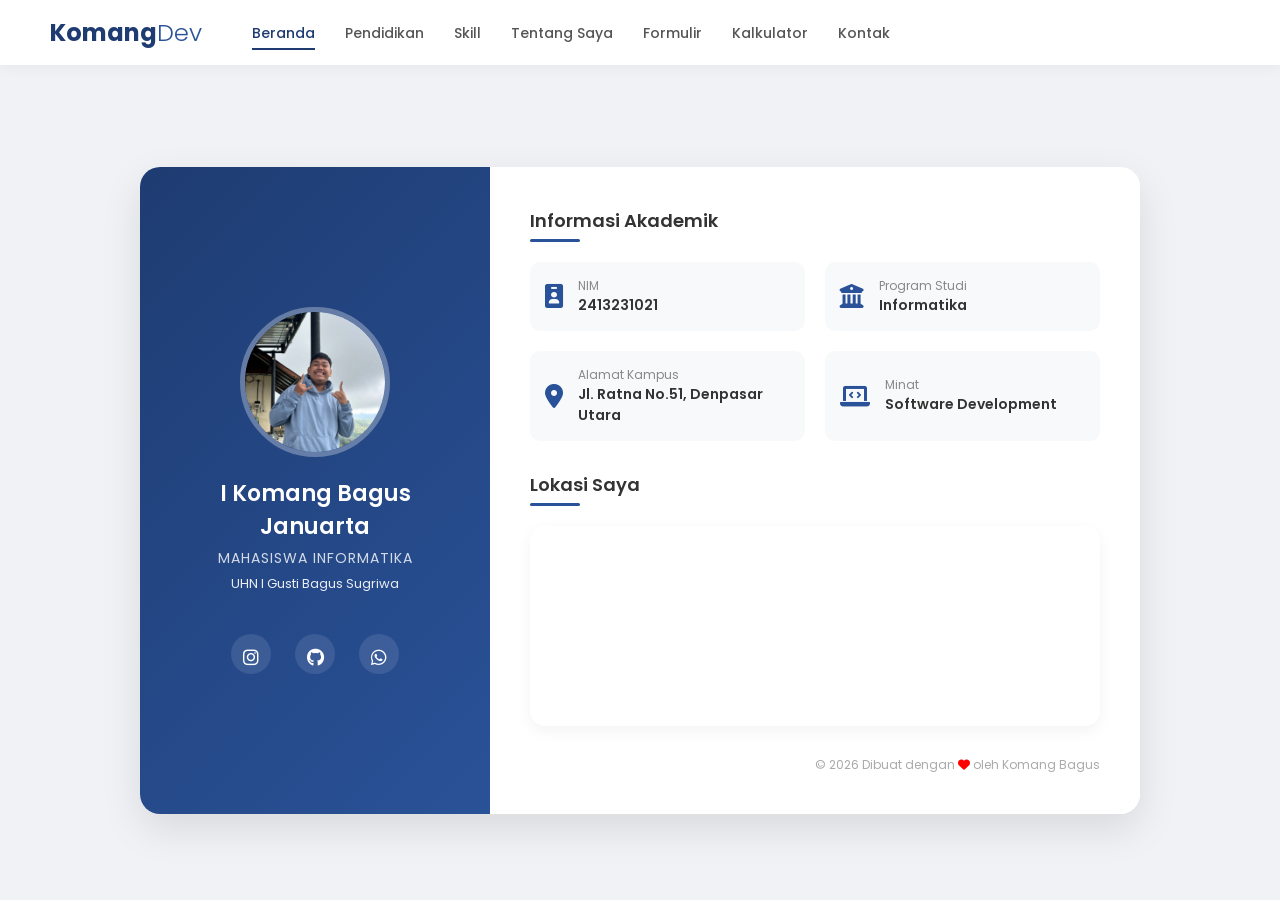
<file: index.html>
<!DOCTYPE html>
<html lang="id">
<head>
    <meta charset="UTF-8">
    <meta name="viewport" content="width=device-width, initial-scale=1.0">
    <title>Portfolio - Komang Bagus</title>
    <link href="https://fonts.googleapis.com/css2?family=Poppins:wght@300;400;500;600;700&display=swap" rel="stylesheet">
    <link rel="stylesheet" href="https://cdnjs.cloudflare.com/ajax/libs/font-awesome/6.0.0/css/all.min.css">
    <link rel="stylesheet" href="style.css">
</head>
<body>

    <nav class="navbar">
        <div class="nav-logo">Komang<span>Dev</span></div>
      <ul class="nav-links">
            <li><a href="index.html" class="active">Beranda</a></li>
            <li><a href="pendidikan.html">Pendidikan</a></li>
            <li><a href="skill.html">Skill</a></li>
            <li><a href="saya.html">Tentang Saya</a></li>
            <li><a href="form.html">Formulir</a></li>
            <li><a href="kalkulator.html">Kalkulator</a></li>
            <li><a href="kontak.html">Kontak</a></li>
        </ul>
    </nav>

    <div class="main-container">
        
        <aside class="profile-card">
            <div class="profile-pic">
                <img src="FOTO_PROFIL.jpeg" alt="I Komang Bagus Januarta">
            </div>
            <h1>I Komang Bagus Januarta</h1>
            <p class="role">Mahasiswa Informatika</p>
            <p class="campus">UHN I Gusti Bagus Sugriwa</p>
            
            <div class="social-links">
               <a href="https://www.instagram.com/bagusjanuarta._/" target="_blank"><i class="fab fa-instagram"></i></a>
                <a href="https://github.com/bagusjanuarta10-ship-i" target="_blank"><i class="fab fa-github"></i></a>
                <a href="https://wa.me/6285171145650" target="_blank"><i class="fab fa-whatsapp"></i></a>
            </div>
        </aside>

        <main class="content-area">
            
            <div class="section-title">
                <h2>Informasi Akademik</h2>
                <div class="line"></div>
            </div>

            <div class="info-grid">
                <div class="info-item">
                    <i class="fas fa-id-badge"></i>
                    <div>
                        <h3>NIM</h3>
                        <p>2413231021</p>
                    </div>
                </div>
                <div class="info-item">
                    <i class="fas fa-university"></i>
                    <div>
                        <h3>Program Studi</h3>
                        <p>Informatika</p>
                    </div>
                </div>
                <div class="info-item">
                    <i class="fas fa-map-marker-alt"></i>
                    <div>
                        <h3>Alamat Kampus</h3>
                        <p>Jl. Ratna No.51, Denpasar Utara</p>
                    </div>
                </div>
                <div class="info-item">
                    <i class="fas fa-laptop-code"></i>
                    <div>
                        <h3>Minat</h3>
                        <p>Software Development</p>
                    </div>
                </div>
            </div>

            <div class="section-title">
                <h2>Lokasi Saya</h2>
                <div class="line"></div>
            </div>

            <div class="map-wrapper">
                <iframe 
                    src="https://www.google.com/maps/embed?pb=!1m17!1m12!1m3!1d3944.606236181442!2d115.19331607415272!3d-8.633746687772762!2m3!1f0!2f0!3f0!3m2!1i1024!2i768!4f13.1!3m2!1m1!2zOMKwMzgnMDEuNSJTIDExNcKwMTEnNDUuMiJF!5e0!3m2!1sid!2sid!4v1772451334731!5m2!1sid!2sid" width="600" height="450" style="border:0;" allowfullscreen="" loading="lazy" referrerpolicy="no-referrer-when-downgrade"></iframe>" 
                    allowfullscreen="" 
                    loading="lazy" 
                    referrerpolicy="no-referrer-when-downgrade">
                </iframe>
            </div>

            <footer>
                <p>© 2026 Dibuat dengan <i class="fas fa-heart" style="color: red;"></i> oleh Komang Bagus</p>
            </footer>

        </main>
    </div>

</body>
</html>
</file>
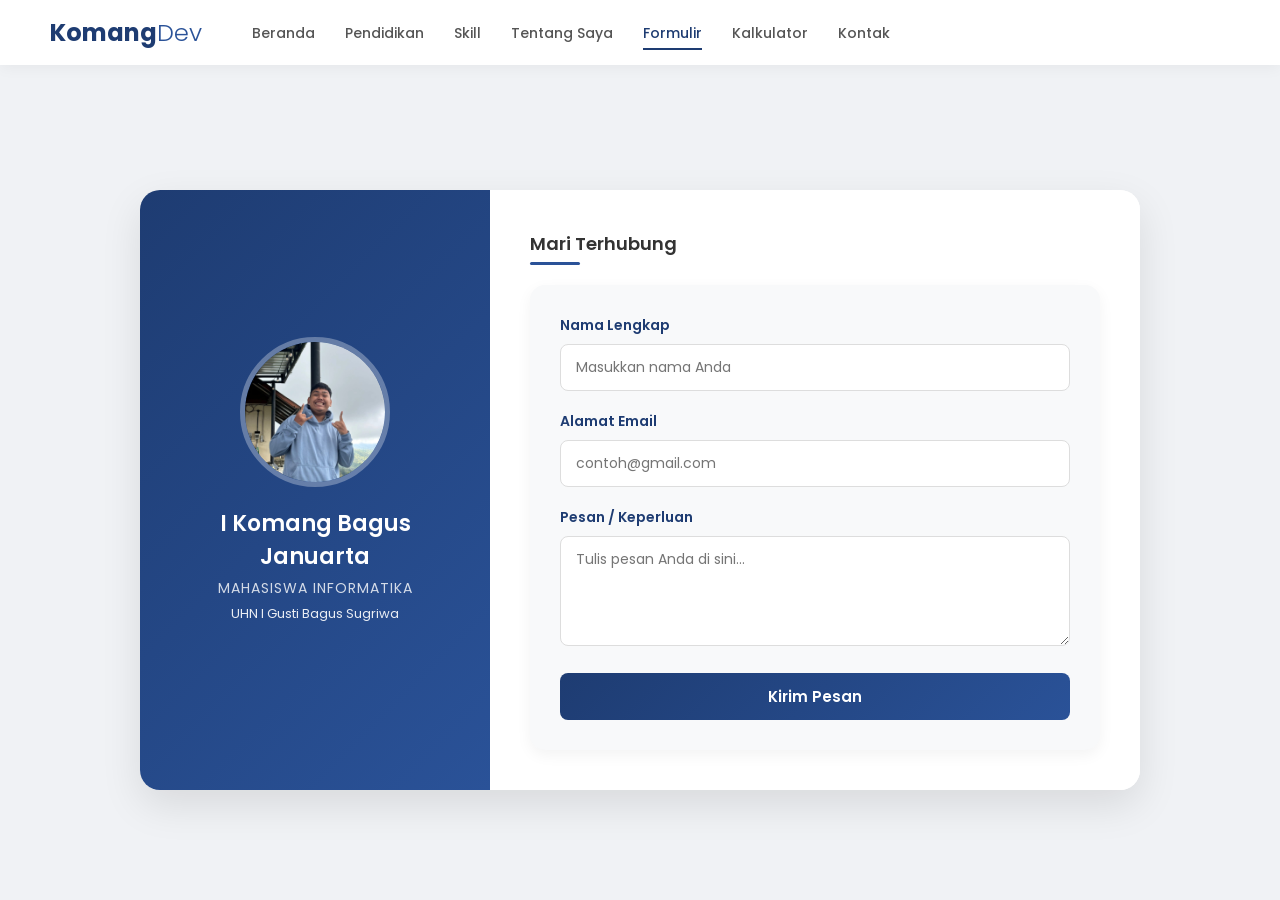
<file: form.html>
<!DOCTYPE html>
<html lang="id">
<head>
    <meta charset="UTF-8">
    <meta name="viewport" content="width=device-width, initial-scale=1.0">
    <title>Formulir Kontak - Komang Bagus</title>
    <link href="https://fonts.googleapis.com/css2?family=Poppins:wght@300;400;500;600;700&display=swap" rel="stylesheet">
    <link rel="stylesheet" href="style.css">
    <style>
        #hasil-form {
            display: none;
            margin-top: 25px;
            padding: 20px;
            background-color: #eef2f6;
            border-left: 5px solid #2a5298;
            border-radius: 8px;
            color: #333;
        }
        #hasil-form h3 {
            color: #1e3c72;
            margin-top: 0;
            margin-bottom: 10px;
        }
        #hasil-form p {
            margin: 5px 0;
            font-size: 14px;
        }
        .btn-hapus {
            background: #e74c3c;
            color: white;
            border: none;
            padding: 8px 15px;
            font-size: 13px;
            border-radius: 5px;
            cursor: pointer;
            margin-top: 15px;
            transition: 0.3s;
        }
        .btn-hapus:hover {
            background: #c0392b;
        }
    </style>
</head>
<body>
    <nav class="navbar">
        <div class="nav-logo">Komang<span>Dev</span></div>
        <ul class="nav-links">
            <li><a href="index.html">Beranda</a></li>
            <li><a href="pendidikan.html">Pendidikan</a></li>
            <li><a href="skill.html">Skill</a></li>
            <li><a href="saya.html">Tentang Saya</a></li>
            <li><a href="form.html" class="active">Formulir</a></li>
            <li><a href="kalkulator.html">Kalkulator</a></li>
             <li><a href="kontak.html">Kontak</a></li>
        </ul>
    </nav>

    <div class="main-container">
        <aside class="profile-card">
            <div class="profile-pic"><img src="FOTO_PROFIL.jpeg" alt="I Komang Bagus Januarta"></div>
            <h1>I Komang Bagus Januarta</h1>
            <p class="role">Mahasiswa Informatika</p>
            <p class="campus">UHN I Gusti Bagus Sugriwa</p>
        </aside>

        <main class="content-area">
            <div class="section-title">
                <h2>Mari Terhubung</h2>
                <div class="line"></div>
            </div>
            
            <div class="form-container" style="margin-top: 20px;">
                <form id="contactForm">
                    <div class="form-group">
                        <label for="nama">Nama Lengkap</label>
                        <input type="text" id="nama" placeholder="Masukkan nama Anda" required>
                    </div>
                    <div class="form-group">
                        <label for="email">Alamat Email</label>
                        <input type="email" id="email" placeholder="contoh@gmail.com" required>
                    </div>
                    <div class="form-group">
                        <label for="pesan">Pesan / Keperluan</label>
                        <textarea id="pesan" rows="4" placeholder="Tulis pesan Anda di sini..." required></textarea>
                    </div>
                    <button type="submit" class="btn-submit">Kirim Pesan</button>
                </form>
            </div>

            <div id="hasil-form"></div>

        </main>
    </div>

    <script>
        const form = document.getElementById('contactForm');
        const kotakHasil = document.getElementById('hasil-form');

        // 1. FUNGSI CEK MEMORI BROWSER SAAT HALAMAN DIBUKA
        window.onload = function() {
            // Membaca data yang disimpan di LocalStorage dengan nama "dataPesan"
            const dataTersimpan = localStorage.getItem('dataPesan');
            
            // Jika ada data, langsung tampilkan di layar
            if (dataTersimpan) {
                kotakHasil.style.display = 'block';
                kotakHasil.innerHTML = dataTersimpan + '<br><button onclick="hapusData()" class="btn-hapus">Hapus Pesan Tersimpan</button>';
            }
        };

        // 2. FUNGSI MENYIMPAN DATA SAAT TOMBOL KIRIM DITEKAN
        form.addEventListener('submit', function(event) {
            event.preventDefault(); 
            
            const inputNama = document.getElementById('nama').value;
            const inputEmail = document.getElementById('email').value;
            const inputPesan = document.getElementById('pesan').value;
            
            // Siapkan kerangka HTML untuk hasil ketikan
            const hasilHTML = `
                <h3>Pesan Terakhir Disimpan!</h3>
                <p><strong>Nama:</strong> ${inputNama}</p>
                <p><strong>Email:</strong> ${inputEmail}</p>
                <p><strong>Pesan:</strong> ${inputPesan}</p>
            `;
            
            // Munculkan kotaknya di layar
            kotakHasil.style.display = 'block';
            kotakHasil.innerHTML = hasilHTML + '<br><button onclick="hapusData()" class="btn-hapus">Hapus Pesan Tersimpan</button>';
            
            // SIMPAN KE DALAM MEMORI BROWSER (LOCALSTORAGE)
            localStorage.setItem('dataPesan', hasilHTML);
            
            form.reset();
        });

        // 3. FUNGSI MENGHAPUS MEMORI
        function hapusData() {
            localStorage.removeItem('dataPesan'); // Hapus dari memori browser
            kotakHasil.style.display = 'none';    // Sembunyikan kotak hasil
            kotakHasil.innerHTML = '';            // Kosongkan isi kotaknya
        }
    </script>
</body>
</html>
</file>
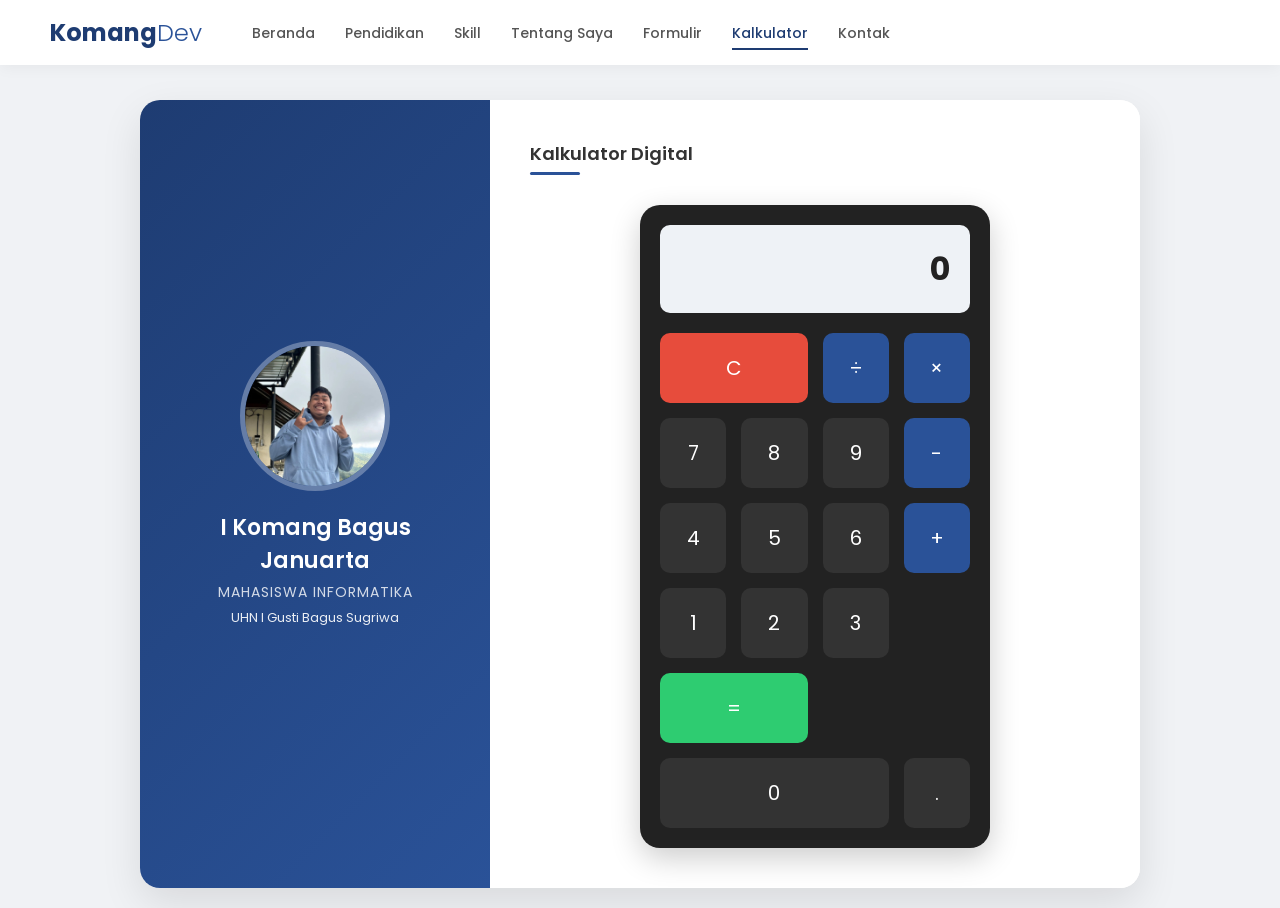
<file: kalkulator.html>
<!DOCTYPE html>
<html lang="id">
<head>
    <meta charset="UTF-8">
    <meta name="viewport" content="width=device-width, initial-scale=1.0">
    <title>Kalkulator - Komang Bagus</title>
    <link href="https://fonts.googleapis.com/css2?family=Poppins:wght@300;400;500;600;700&display=swap" rel="stylesheet">
    <link rel="stylesheet" href="style.css">
</head>
<body>
    <nav class="navbar">
        <div class="nav-logo">Komang<span>Dev</span></div>
        <ul class="nav-links">
            <li><a href="index.html">Beranda</a></li>
            <li><a href="pendidikan.html">Pendidikan</a></li>
            <li><a href="skill.html">Skill</a></li>
            <li><a href="saya.html">Tentang Saya</a></li>
            <li><a href="form.html">Formulir</a></li>
            <li><a href="kalkulator.html"class="active">Kalkulator</a></li>
            <li><a href="kontak.html">Kontak</a></li>
        </ul>
    </nav>

    <div class="main-container">
        <aside class="profile-card">
            <div class="profile-pic"><img src="FOTO_PROFIL.jpeg" alt="I Komang Bagus Januarta"></div>
            <h1>I Komang Bagus Januarta</h1>
            <p class="role">Mahasiswa Informatika</p>
            <p class="campus">UHN I Gusti Bagus Sugriwa</p>
        </aside>

        <main class="content-area">
            <div class="section-title">
                <h2>Kalkulator Digital</h2>
                <div class="line"></div>
            </div>
            
            <div style="margin-top: 30px;">
                <div class="calculator">
                    <div class="calc-display" id="display">0</div>
                    <div class="calc-buttons">
                        <button class="calc-btn clear" onclick="clearDisplay()">C</button>
                        <button class="calc-btn operator" onclick="appendOperator('/')">÷</button>
                        <button class="calc-btn operator" onclick="appendOperator('*')">×</button>
                        
                        <button class="calc-btn" onclick="appendNumber('7')">7</button>
                        <button class="calc-btn" onclick="appendNumber('8')">8</button>
                        <button class="calc-btn" onclick="appendNumber('9')">9</button>
                        <button class="calc-btn operator" onclick="appendOperator('-')">-</button>
                        
                        <button class="calc-btn" onclick="appendNumber('4')">4</button>
                        <button class="calc-btn" onclick="appendNumber('5')">5</button>
                        <button class="calc-btn" onclick="appendNumber('6')">6</button>
                        <button class="calc-btn operator" onclick="appendOperator('+')">+</button>
                        
                        <button class="calc-btn" onclick="appendNumber('1')">1</button>
                        <button class="calc-btn" onclick="appendNumber('2')">2</button>
                        <button class="calc-btn" onclick="appendNumber('3')">3</button>
                        <button class="calc-btn equal" onclick="calculate()">=</button>
                        
                        <button class="calc-btn" onclick="appendNumber('0')" style="grid-column: span 3;">0</button>
                        <button class="calc-btn" onclick="appendNumber('.')">.</button>
                    </div>
                </div>
            </div>

            <script>
                const display = document.getElementById('display');
                let currentInput = '';

                function appendNumber(number) {
                    if (currentInput === '0' && number !== '.') currentInput = '';
                    currentInput += number;
                    display.innerText = currentInput;
                }

                function appendOperator(operator) {
                    if (currentInput === '') return;
                    currentInput += operator;
                    display.innerText = currentInput;
                }

                function clearDisplay() {
                    currentInput = '0';
                    display.innerText = currentInput;
                    currentInput = '';
                }

                function calculate() {
                    try {
                        currentInput = eval(currentInput).toString();
                        display.innerText = currentInput;
                    } catch (e) {
                        display.innerText = 'Error';
                        currentInput = '';
                    }
                }
            </script>
        </main>
    </div>
</body>
</html>
</file>
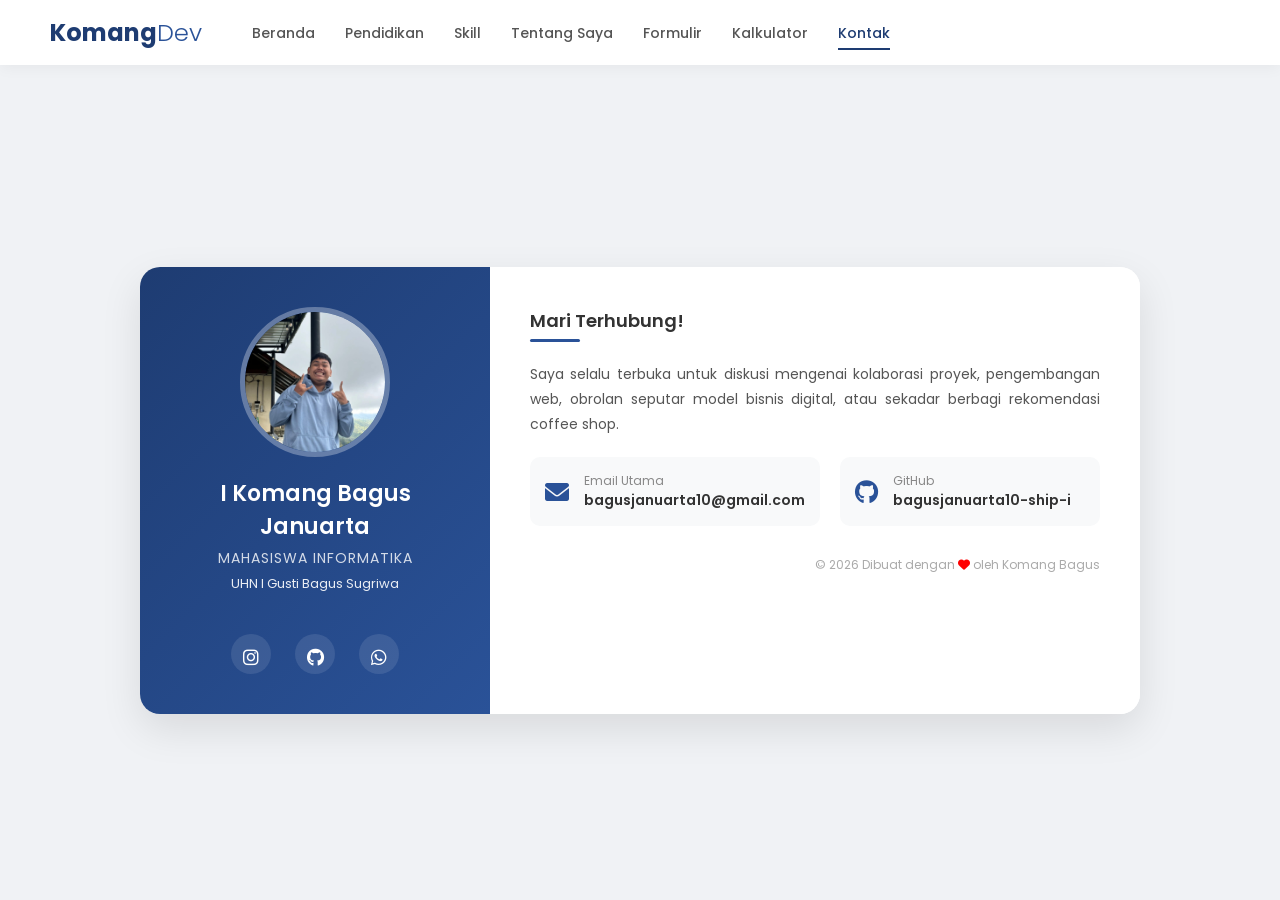
<file: kontak.html>
<!DOCTYPE html>
<html lang="id">
<head>
    <meta charset="UTF-8">
    <meta name="viewport" content="width=device-width, initial-scale=1.0">
    <title>Kontak - Komang Bagus</title>
    <link href="https://fonts.googleapis.com/css2?family=Poppins:wght@300;400;500;600;700&display=swap" rel="stylesheet">
    <link rel="stylesheet" href="https://cdnjs.cloudflare.com/ajax/libs/font-awesome/6.0.0/css/all.min.css">
    <link rel="stylesheet" href="style.css">
</head>
<body>

    <nav class="navbar">
        <div class="nav-logo">Komang<span>Dev</span></div>
       <ul class="nav-links">
            <li><a href="index.html">Beranda</a></li>
            <li><a href="pendidikan.html">Pendidikan</a></li>
            <li><a href="skill.html">Skill</a></li>
            <li><a href="saya.html">Tentang Saya</a></li>
            <li><a href="form.html">Formulir</a></li>
            <li><a href="kalkulator.html">Kalkulator</a></li>
            <li><a href="kontak.html"class="active">Kontak</a></li>
        </ul>
    </nav>

    <div class="main-container">
        <aside class="profile-card">
            <div class="profile-pic"><img src="FOTO_PROFIL.jpeg" alt="I Komang Bagus Januarta"></div>
            <h1>I Komang Bagus Januarta</h1>
            <p class="role">Mahasiswa Informatika</p>
            <p class="campus">UHN I Gusti Bagus Sugriwa</p>

            <div class="social-links">
              <a href="https://www.instagram.com/bagusjanuarta._/" target="_blank"><i class="fab fa-instagram"></i></a>
                <a href="https://github.com/bagusjanuarta10-ship-i" target="_blank"><i class="fab fa-github"></i></a>
                <a href="https://wa.me/6285171145650" target="_blank"><i class="fab fa-whatsapp"></i></a>
            </div>
        </aside>

        <main class="content-area">
            <div class="section-title">
                <h2>Mari Terhubung!</h2>
                <div class="line"></div>
            </div>
            
            <p class="about-text">
                Saya selalu terbuka untuk diskusi mengenai kolaborasi proyek, pengembangan web, obrolan seputar model bisnis digital, atau sekadar berbagi rekomendasi coffee shop.
            </p>

            <div class="info-grid" style="margin-top: 20px;">
                <div class="info-item">
                    <i class="fas fa-envelope"></i>
                    <div>
                        <h3>Email Utama</h3>
                        <p>bagusjanuarta10@gmail.com</p>
                    </div>
                </div>
                <div class="info-item">
                    <i class="fab fa-github"></i>
                    <div>
                        <h3>GitHub</h3>
                        <p>bagusjanuarta10-ship-i</p>
                    </div>
                </div>
            </div>

            <footer>
                <p>© 2026 Dibuat dengan <i class="fas fa-heart" style="color: red;"></i> oleh Komang Bagus</p>
            </footer>
        </main>
    </div>
</body>
</html>
</file>
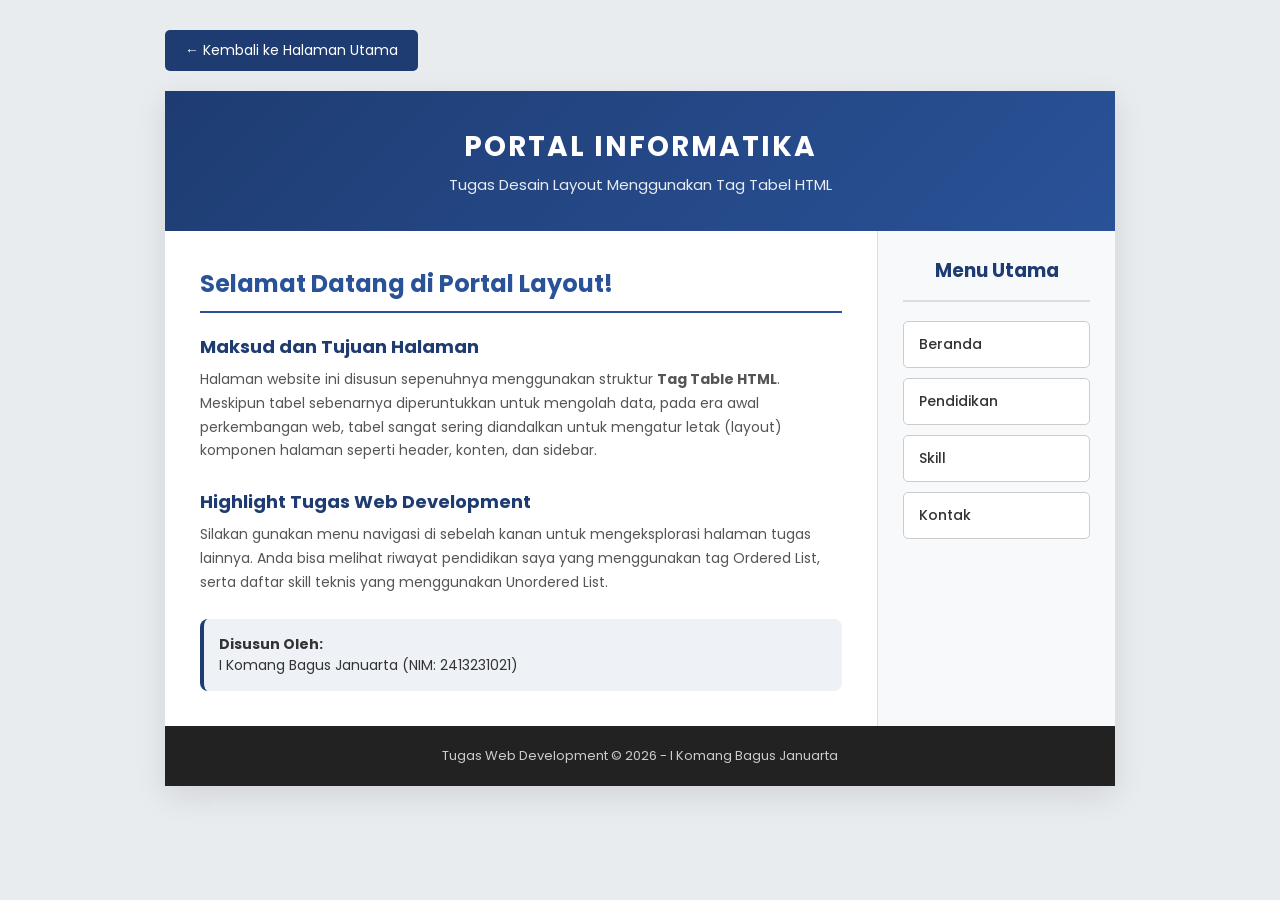
<file: layout.html>
<!DOCTYPE html>
<html lang="id">
<head>
    <meta charset="UTF-8">
    <meta name="viewport" content="width=device-width, initial-scale=1.0">
    <title>Tugas Layout Table - Komang Bagus</title>
    <link href="https://fonts.googleapis.com/css2?family=Poppins:wght@300;400;500;600;700&display=swap" rel="stylesheet">
    
    <style>
        /* CSS internal khusus untuk mempercantik isi Tabel */
        body {
            font-family: 'Poppins', sans-serif;
            background-color: #e9ecef;
            margin: 0;
            padding: 30px 20px;
        }
        .btn-kembali {
            display: inline-block;
            margin-bottom: 20px;
            text-decoration: none;
            background: #1e3c72;
            color: white;
            padding: 10px 20px;
            border-radius: 5px;
            font-size: 14px;
        }
        .layout-table {
            width: 100%;
            max-width: 950px;
            margin: 0 auto; /* Posisi di tengah layar */
            background-color: white;
            border-collapse: collapse; /* Menghilangkan jarak antar garis tabel */
            box-shadow: 0 10px 30px rgba(0,0,0,0.1);
        }
        .layout-header {
            background: linear-gradient(135deg, #1e3c72 0%, #2a5298 100%);
            color: white;
            padding: 35px 20px;
            text-align: center;
        }
        .layout-sidebar {
            background-color: #f8f9fa;
            padding: 25px;
            vertical-align: top;
            border-left: 1px solid #ddd;
        }
        /* Desain tombol sidebar agar mirip aplikasi nyata */
        .layout-sidebar a {
            display: block;
            padding: 12px 15px;
            margin-bottom: 10px;
            background-color: white;
            color: #333;
            text-decoration: none;
            border-radius: 5px;
            border: 1px solid #ccc;
            font-weight: 500;
            font-size: 14px;
            transition: 0.3s;
        }
        .layout-sidebar a:hover {
            background-color: #1e3c72;
            color: white;
            border-color: #1e3c72;
        }
        .layout-content {
            padding: 35px;
            vertical-align: top;
        }
        .layout-footer {
            background-color: #222;
            color: #ccc;
            text-align: center;
            padding: 20px;
            font-size: 13px;
        }
        .article-box {
            margin-bottom: 25px;
        }
        .article-box h4 {
            color: #1e3c72;
            margin: 0 0 8px 0;
            font-size: 18px;
        }
        .article-box p {
            font-size: 14px;
            color: #555;
            line-height: 1.7;
            margin: 0;
        }
        .author-tag {
            background-color: #eef2f6;
            padding: 15px;
            border-radius: 8px;
            border-left: 4px solid #1e3c72;
            font-size: 14px;
            color: #333;
        }
    </style>
</head>
<body>

    <div style="max-width: 950px; margin: 0 auto;">
        <a href="index.html" class="btn-kembali">← Kembali ke Halaman Utama</a>
    </div>

    <table class="layout-table">
        
        <tr>
            <td colspan="2" class="layout-header">
                <h1 style="margin: 0; font-size: 28px; letter-spacing: 2px;">PORTAL INFORMATIKA</h1>
                <p style="margin: 5px 0 0 0; font-size: 15px; opacity: 0.9;">Tugas Desain Layout Menggunakan Tag Tabel HTML</p>
            </td>
        </tr>

        <tr>
            <td width="75%" class="layout-content">
                <h2 style="color: #2a5298; border-bottom: 2px solid #2a5298; padding-bottom: 10px; margin-top: 0;">Selamat Datang di Portal Layout!</h2>
                
                <div class="article-box">
                    <h4>Maksud dan Tujuan Halaman</h4>
                    <p>Halaman website ini disusun sepenuhnya menggunakan struktur <strong>Tag Table HTML</strong>. Meskipun tabel sebenarnya diperuntukkan untuk mengolah data, pada era awal perkembangan web, tabel sangat sering diandalkan untuk mengatur letak (layout) komponen halaman seperti header, konten, dan sidebar.</p>
                </div>

                <div class="article-box">
                    <h4>Highlight Tugas Web Development</h4>
                    <p>Silakan gunakan menu navigasi di sebelah kanan untuk mengeksplorasi halaman tugas lainnya. Anda bisa melihat riwayat pendidikan saya yang menggunakan tag Ordered List, serta daftar skill teknis yang menggunakan Unordered List.</p>
                </div>

                <div class="author-tag">
                    <strong>Disusun Oleh:</strong><br>
                    I Komang Bagus Januarta (NIM: 2413231021)
                </div>
            </td>

            <td width="25%" class="layout-sidebar">
                <h3 style="color: #1e3c72; margin-top: 0; text-align: center; border-bottom: 2px solid #ddd; padding-bottom: 15px;">Menu Utama</h3>
                
                <a href="index.html">Beranda</a>
                <a href="pendidikan.html">Pendidikan</a>
                <a href="skill.html">Skill</a>
                <a href="kontak.html">Kontak</a>
            </td>
        </tr>

        <tr>
            <td colspan="2" class="layout-footer">
                Tugas Web Development © 2026 - I Komang Bagus Januarta
            </td>
        </tr>

    </table>

</body>
</html>
</file>
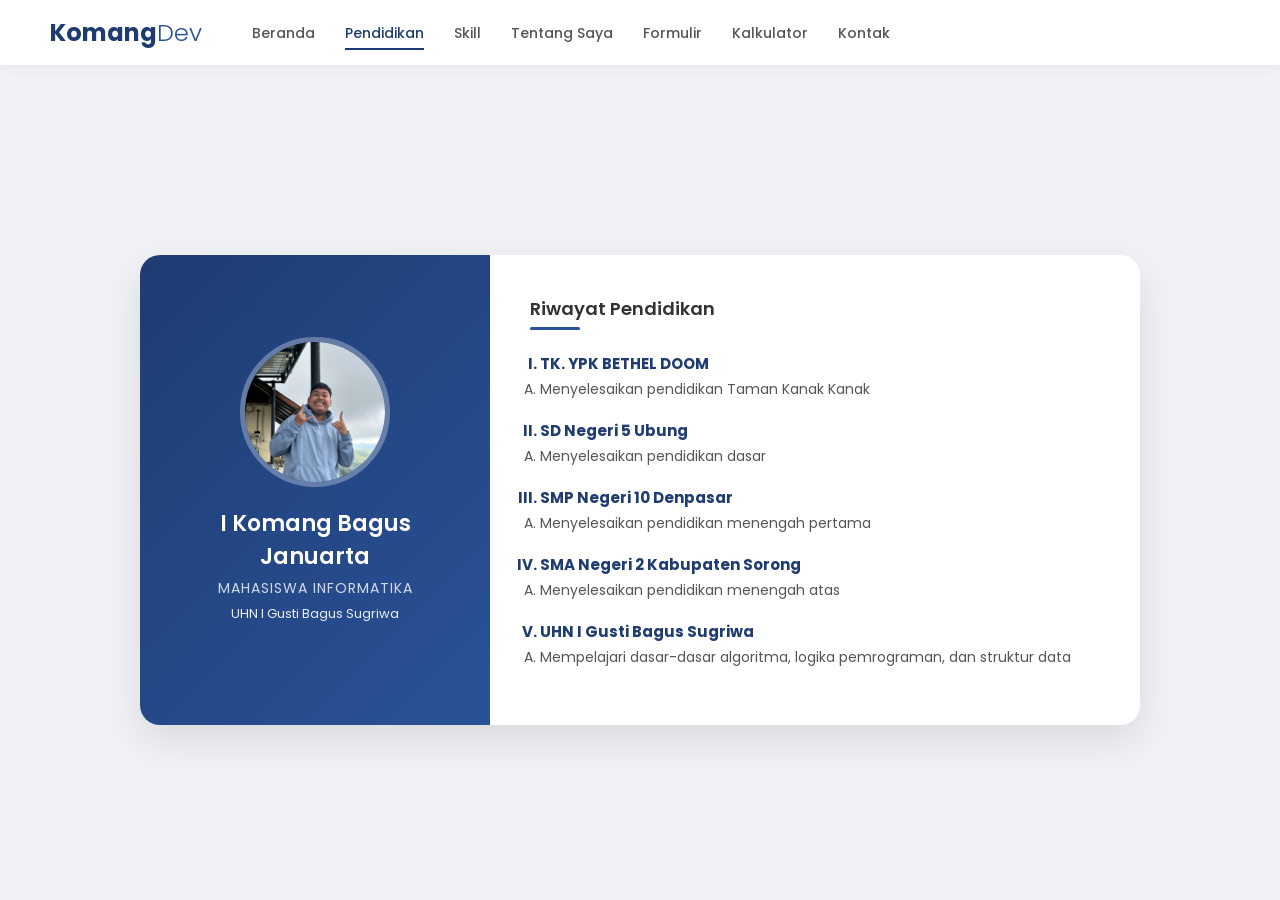
<file: pendidikan.html>
<!DOCTYPE html>
<html lang="id">
<head>
    <meta charset="UTF-8">
    <meta name="viewport" content="width=device-width, initial-scale=1.0">
    <title>Pendidikan - Komang Bagus</title>
    <link href="https://fonts.googleapis.com/css2?family=Poppins:wght@300;400;500;600;700&display=swap" rel="stylesheet">
    <link rel="stylesheet" href="https://cdnjs.cloudflare.com/ajax/libs/font-awesome/6.0.0/css/all.min.css">
    <link rel="stylesheet" href="style.css">
</head>
<body>

    <nav class="navbar">
        <div class="nav-logo">Komang<span>Dev</span></div>
       <ul class="nav-links">
            <li><a href="index.html">Beranda</a></li>
            <li><a href="pendidikan.html"class="active">Pendidikan</a></li>
            <li><a href="skill.html">Skill</a></li>
            <li><a href="saya.html">Tentang Saya</a></li>
            <li><a href="form.html">Formulir</a></li>
            <li><a href="kalkulator.html">Kalkulator</a></li>
            <li><a href="kontak.html">Kontak</a></li>
        </ul>
    </nav>

    <div class="main-container">
        <aside class="profile-card">
            <div class="profile-pic"><img src="FOTO_PROFIL.jpeg" alt="I Komang Bagus Januarta"></div>
            <h1>I Komang Bagus Januarta</h1>
            <p class="role">Mahasiswa Informatika</p>
            <p class="campus">UHN I Gusti Bagus Sugriwa</p>
        </aside>

        <main class="content-area">
            <div class="section-title">
                <h2>Riwayat Pendidikan</h2>
                <div class="line"></div>
            </div>
            
            <div style="padding-left: 10px; margin-top: 20px;">
                <ol type="I" style="font-size: 15px; color: #1e3c72; font-weight: bold; line-height: 1.8;">
                    
                    <li>TK. YPK BETHEL DOOM
                        <ol type="A" style="font-weight: normal; color: #555; margin-bottom: 15px; font-size: 14px;">
                            <li>Menyelesaikan pendidikan Taman Kanak Kanak</li>
                        </ol>
                    </li>
                    
                    <li>SD Negeri 5 Ubung
                        <ol type="A" style="font-weight: normal; color: #555; margin-bottom: 15px; font-size: 14px;">
                            <li>Menyelesaikan pendidikan dasar</li>
                        </ol>
                    </li>
                    
                    <li>SMP Negeri 10 Denpasar
                        <ol type="A" style="font-weight: normal; color: #555; margin-bottom: 15px; font-size: 14px;">
                            <li>Menyelesaikan pendidikan menengah pertama</li>
                        </ol>
                    </li>
                    
                    <li>SMA Negeri 2 Kabupaten Sorong
                        <ol type="A" style="font-weight: normal; color: #555; margin-bottom: 15px; font-size: 14px;">
                            <li>Menyelesaikan pendidikan menengah atas</li>
                        </ol>
                    </li>
                    
                    <li>UHN I Gusti Bagus Sugriwa 
                        <ol type="A" style="font-weight: normal; color: #555; margin-bottom: 15px; font-size: 14px;">
                            <li>Mempelajari dasar-dasar algoritma, logika pemrograman, dan struktur data</li>
                        </ol>
                    </li>
                    
                </ol>
            </div>
        </main>
    </div>
</body>
</html>
</file>
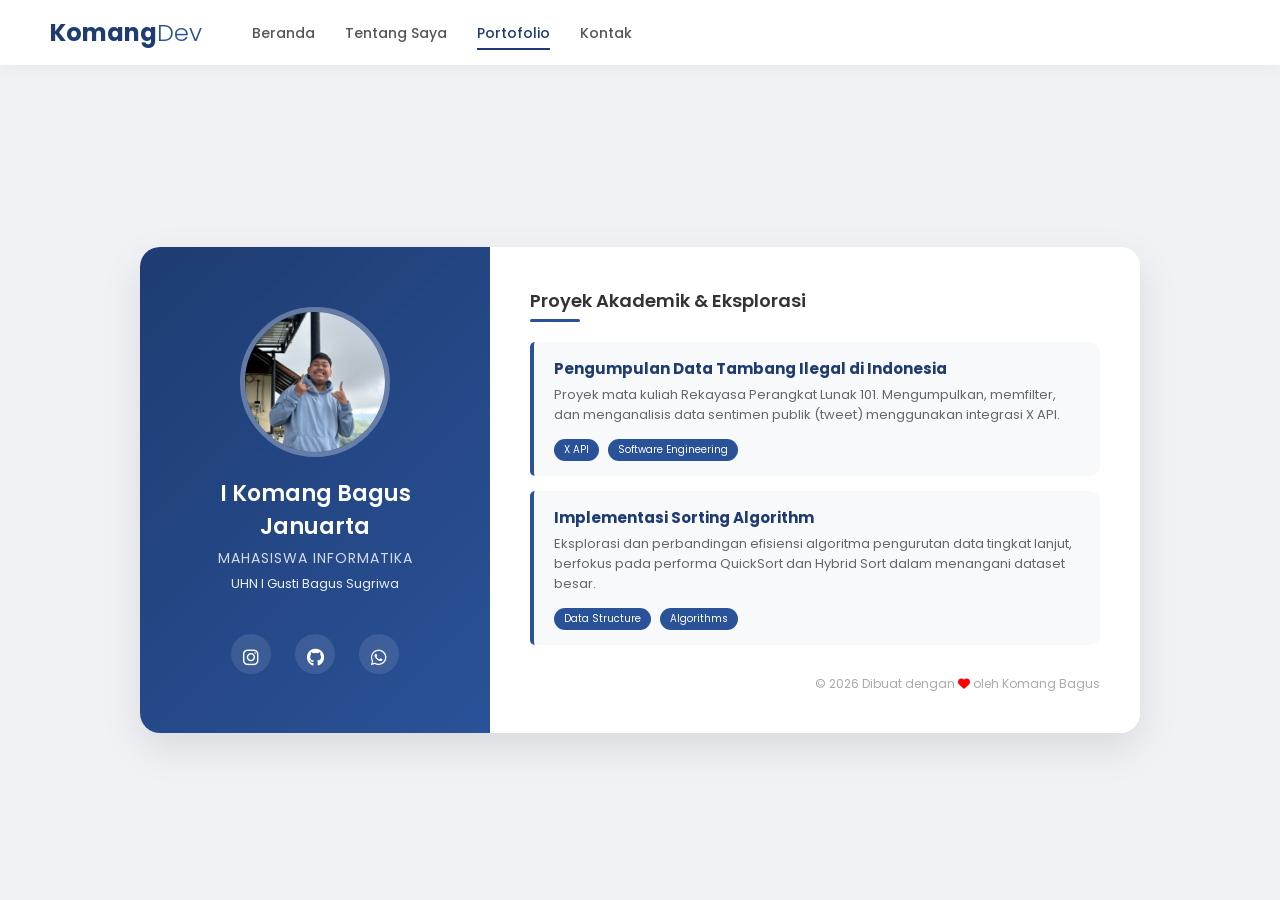
<file: portofolio.html>
<!DOCTYPE html>
<html lang="id">
<head>
    <meta charset="UTF-8">
    <meta name="viewport" content="width=device-width, initial-scale=1.0">
    <title>Portofolio - Komang Bagus</title>
    <link href="https://fonts.googleapis.com/css2?family=Poppins:wght@300;400;500;600;700&display=swap" rel="stylesheet">
    <link rel="stylesheet" href="https://cdnjs.cloudflare.com/ajax/libs/font-awesome/6.0.0/css/all.min.css">
    <link rel="stylesheet" href="style.css">
</head>
<body>

    <nav class="navbar">
        <div class="nav-logo">Komang<span>Dev</span></div>
        <ul class="nav-links">
            <li><a href="index.html">Beranda</a></li>
            <li><a href="tentang.html">Tentang Saya</a></li>
            <li><a href="portofolio.html" class="active">Portofolio</a></li>
            <li><a href="kontak.html">Kontak</a></li>
        </ul>
    </nav>

    <div class="main-container">
        <aside class="profile-card">
            <div class="profile-pic"><img src="FOTO_PROFIL.jpeg" alt="I Komang Bagus Januarta"></div>
            <h1>I Komang Bagus Januarta</h1>
            <p class="role">Mahasiswa Informatika</p>
            <p class="campus">UHN I Gusti Bagus Sugriwa</p>

            <div class="social-links">
              <a href="https://www.instagram.com/bagus_balmond/" target="_blank"><i class="fab fa-instagram"></i></a>
                <a href="https://github.com/bagusjanuarta10-ship-i" target="_blank"><i class="fab fa-github"></i></a>
                <a href="https://wa.me/6285171145650" target="_blank"><i class="fab fa-whatsapp"></i></a>
            </div>
        </aside>

        <main class="content-area">
            <div class="section-title">
                <h2>Proyek Akademik & Eksplorasi</h2>
                <div class="line"></div>
            </div>
            
            <div class="project-grid">
                <div class="project-card">
                    <h3>Pengumpulan Data Tambang Ilegal di Indonesia</h3>
                    <p>Proyek mata kuliah Rekayasa Perangkat Lunak 101. Mengumpulkan, memfilter, dan menganalisis data sentimen publik (tweet) menggunakan integrasi X API.</p>
                    <span class="tag-badge">X API</span>
                    <span class="tag-badge">Software Engineering</span>
                </div>

                <div class="project-card">
                    <h3>Implementasi Sorting Algorithm</h3>
                    <p>Eksplorasi dan perbandingan efisiensi algoritma pengurutan data tingkat lanjut, berfokus pada performa QuickSort dan Hybrid Sort dalam menangani dataset besar.</p>
                    <span class="tag-badge">Data Structure</span>
                    <span class="tag-badge">Algorithms</span>
                </div>
            </div>

            <footer>
                <p>© 2026 Dibuat dengan <i class="fas fa-heart" style="color: red;"></i> oleh Komang Bagus</p>
            </footer>
        </main>
    </div>
</body>
</html>
</file>
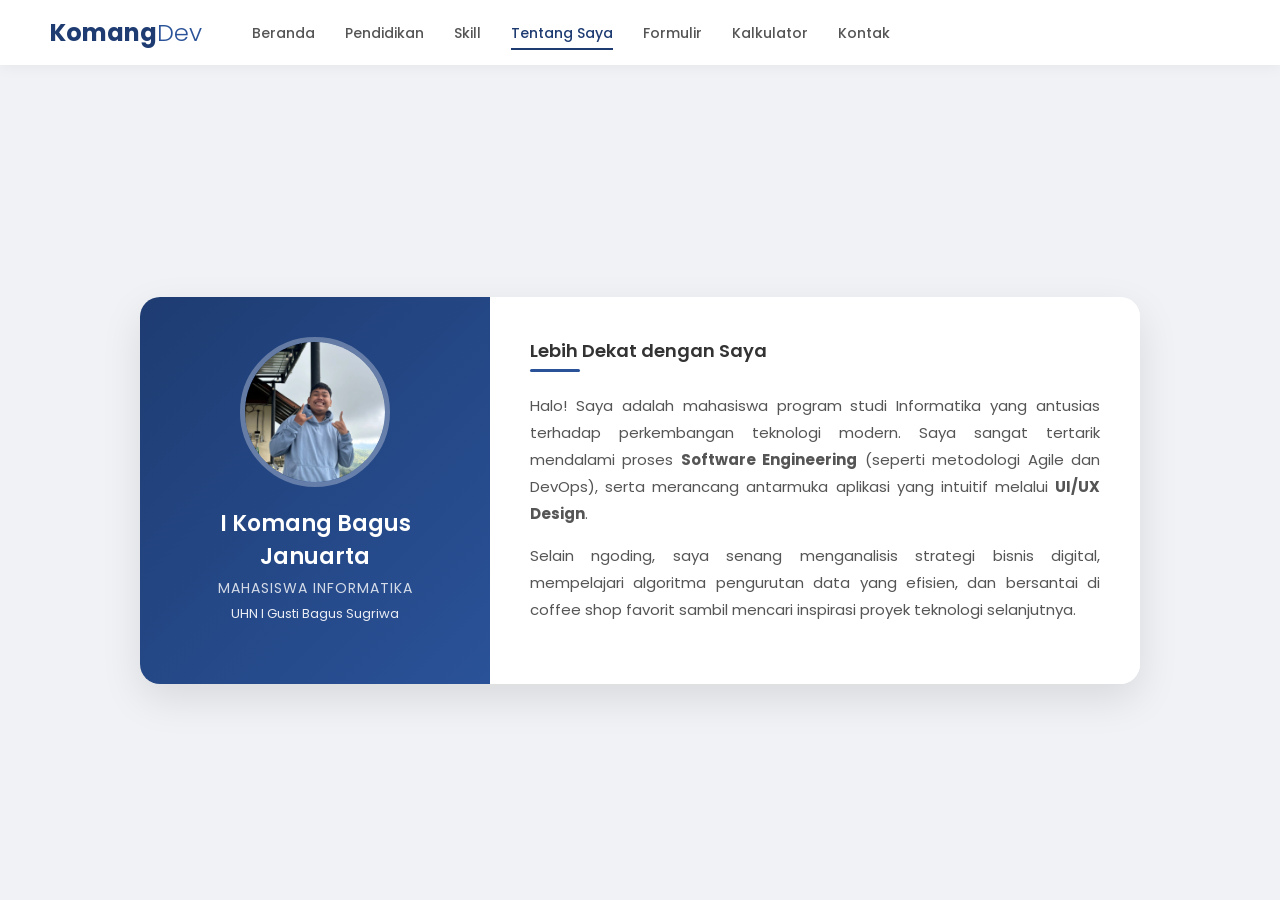
<file: saya.html>
<!DOCTYPE html>
<html lang="id">
<head>
    <meta charset="UTF-8">
    <meta name="viewport" content="width=device-width, initial-scale=1.0">
    <title>Tentang Saya - Komang Bagus</title>
    <link href="https://fonts.googleapis.com/css2?family=Poppins:wght@300;400;500;600;700&display=swap" rel="stylesheet">
    <link rel="stylesheet" href="style.css">
</head>
<body>
    <nav class="navbar">
        <div class="nav-logo">Komang<span>Dev</span></div>
        <ul class="nav-links">
            <li><a href="index.html">Beranda</a></li>
            <li><a href="pendidikan.html">Pendidikan</a></li>
            <li><a href="skill.html">Skill</a></li>
            <li><a href="saya.html"class="active">Tentang Saya</a></li>
            <li><a href="form.html">Formulir</a></li>
            <li><a href="kalkulator.html">Kalkulator</a></li>
            <li><a href="kontak.html">Kontak</a></li>
        </ul>
    </nav>

    <div class="main-container">
        <aside class="profile-card">
            <div class="profile-pic"><img src="FOTO_PROFIL.jpeg" alt="I Komang Bagus Januarta"></div>
            <h1>I Komang Bagus Januarta</h1>
            <p class="role">Mahasiswa Informatika</p>
            <p class="campus">UHN I Gusti Bagus Sugriwa</p>
        </aside>

        <main class="content-area">
            <div class="section-title">
                <h2>Lebih Dekat dengan Saya</h2>
                <div class="line"></div>
            </div>
            
            <p style="font-size: 15px; color: #555; line-height: 1.8; text-align: justify; margin-top: 20px;">
                Halo! Saya adalah mahasiswa program studi Informatika yang antusias terhadap perkembangan teknologi modern. Saya sangat tertarik mendalami proses <strong>Software Engineering</strong> (seperti metodologi Agile dan DevOps), serta merancang antarmuka aplikasi yang intuitif melalui <strong>UI/UX Design</strong>.
            </p>
            <p style="font-size: 15px; color: #555; line-height: 1.8; text-align: justify; margin-top: 15px;">
                Selain ngoding, saya senang menganalisis strategi bisnis digital, mempelajari algoritma pengurutan data yang efisien, dan bersantai di coffee shop favorit sambil mencari inspirasi proyek teknologi selanjutnya.
            </p>
        </main>
    </div>
</body>
</html>
</file>
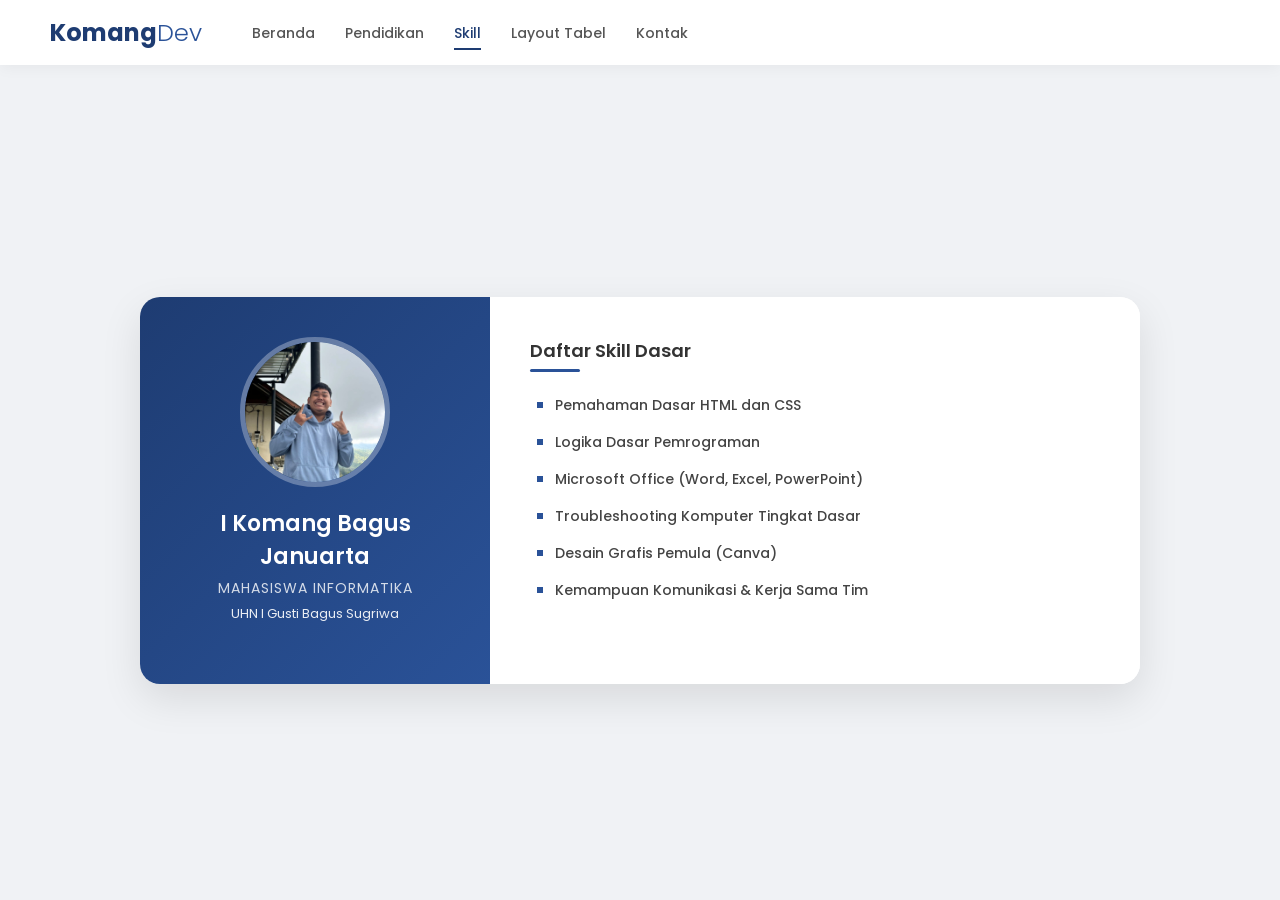
<file: skill.html>
<!DOCTYPE html>
<html lang="id">
<head>
    <meta charset="UTF-8">
    <meta name="viewport" content="width=device-width, initial-scale=1.0">
    <title>Skill Teknis - Komang Bagus</title>
    <link href="https://fonts.googleapis.com/css2?family=Poppins:wght@300;400;500;600;700&display=swap" rel="stylesheet">
    <link rel="stylesheet" href="https://cdnjs.cloudflare.com/ajax/libs/font-awesome/6.0.0/css/all.min.css">
    <link rel="stylesheet" href="style.css">
</head>
<body>

    <nav class="navbar">
        <div class="nav-logo">Komang<span>Dev</span></div>
        <ul class="nav-links">
            <li><a href="index.html">Beranda</a></li>
            <li><a href="pendidikan.html">Pendidikan</a></li>
            <li><a href="skill.html" class="active">Skill</a></li>
            <li><a href="layout.html">Layout Tabel</a></li>
            <li><a href="kontak.html">Kontak</a></li>
        </ul>
    </nav>

    <div class="main-container">
        <aside class="profile-card">
            <div class="profile-pic"><img src="FOTO_PROFIL.jpeg" alt="I Komang Bagus Januarta"></div>
            <h1>I Komang Bagus Januarta</h1>
            <p class="role">Mahasiswa Informatika</p>
            <p class="campus">UHN I Gusti Bagus Sugriwa</p>
        </aside>

        <main class="content-area">
            <div class="section-title">
                <h2>Daftar Skill Dasar</h2>
                <div class="line"></div>
            </div>
            
            <div style="margin-top: 20px;">
                <ul class="custom-bullet">
                    <li><span>Pemahaman Dasar HTML dan CSS</span></li>
                    <li><span>Logika Dasar Pemrograman</span></li>
                    <li><span>Microsoft Office (Word, Excel, PowerPoint)</span></li>
                    <li><span>Troubleshooting Komputer Tingkat Dasar</span></li>
                    <li><span>Desain Grafis Pemula (Canva)</span></li>
                    <li><span>Kemampuan Komunikasi & Kerja Sama Tim</span></li>
                </ul>
            </div>
        </main>
    </div>
</body>
</html>
</file>
<file: style.css>
/* --- RESET DASAR --- */
* {
    margin: 0;
    padding: 0;
    box-sizing: border-box;
    font-family: 'Poppins', sans-serif;
}

body {
    background-color: #f0f2f5;
    display: flex;
    justify-content: center;
    align-items: center;
    min-height: 100vh;
    padding: 20px;
    padding-top: 100px;
}

/* --- NAVBAR KIRI ATAS --- */
.navbar {
    position: fixed;
    top: 0;
    left: 0;
    width: 100%;
    background: rgba(255, 255, 255, 0.95);
    backdrop-filter: blur(10px);
    box-shadow: 0 2px 15px rgba(0,0,0,0.05);
    display: flex;
    justify-content: flex-start;
    gap: 50px;
    align-items: center;
    padding: 15px 50px;
    z-index: 1000;
}

.nav-logo {
    font-size: 24px;
    font-weight: 700;
    color: #1e3c72;
    cursor: pointer;
}

.nav-logo span {
    color: #2a5298;
    font-weight: 300;
}

.nav-links {
    list-style: none;
    display: flex;
    gap: 30px;
}

.nav-links li a {
    text-decoration: none;
    color: #555;
    font-size: 14px;
    font-weight: 500;
    transition: all 0.3s ease;
    padding-bottom: 5px;
}

.nav-links li a:hover,
.nav-links li a.active {
    color: #1e3c72;
    border-bottom: 2px solid #1e3c72;
}

/* --- KOTAK UTAMA (PEMBUNGKUS) --- */
.main-container {
    display: flex;
    background: white;
    width: 1000px;
    max-width: 100%;
    border-radius: 20px;
    overflow: hidden;
    box-shadow: 0 15px 40px rgba(0,0,0,0.1);
}

/* --- BAGIAN KIRI (PROFIL) --- */
.profile-card {
    background: linear-gradient(135deg, #1e3c72 0%, #2a5298 100%);
    width: 35%;
    padding: 40px;
    text-align: center;
    color: white;
    display: flex;
    flex-direction: column;
    align-items: center;
    justify-content: center;
}

.profile-pic {
    width: 150px;
    height: 150px;
    border-radius: 50%;
    border: 5px solid rgba(255,255,255,0.3);
    overflow: hidden;
    margin-bottom: 20px;
}

.profile-pic img {
    width: 100%;
    height: 100%;
    object-fit: cover;
}

.profile-card h1 {
    font-size: 22px;
    font-weight: 600;
    margin-bottom: 5px;
}

.profile-card .role {
    font-size: 14px;
    opacity: 0.8;
    letter-spacing: 1px;
    margin-bottom: 5px;
    text-transform: uppercase;
}

.profile-card .campus {
    font-size: 13px;
    opacity: 0.9;
    margin-bottom: 20px;
}

.social-links {
    margin-top: 20px;
}

.social-links a {
    color: white;
    font-size: 18px;
    margin: 0 10px;
    transition: 0.3s;
    text-decoration: none;
    background: rgba(255,255,255,0.1);
    padding: 10px;
    border-radius: 50%;
    display: inline-block;
    width: 40px;
    height: 40px;
}

.social-links a:hover {
    background: white;
    color: #1e3c72;
    transform: translateY(-3px);
}

/* --- BAGIAN KANAN (KONTEN INFO) --- */
.content-area {
    width: 65%;
    padding: 40px;
    background: #ffffff;
}

.section-title {
    margin-bottom: 20px;
}

.section-title h2 {
    font-size: 18px;
    color: #333;
    font-weight: 600;
}

.line {
    width: 50px;
    height: 3px;
    background: #2a5298;
    margin-top: 5px;
    border-radius: 2px;
}

/* --- GRID INFORMASI (BERANDA & KONTAK) --- */
.info-grid {
    display: grid;
    grid-template-columns: 1fr 1fr;
    gap: 20px;
    margin-bottom: 30px;
}

.info-item {
    display: flex;
    align-items: center;
    background: #f8f9fa;
    padding: 15px;
    border-radius: 10px;
    transition: 0.3s;
}

.info-item:hover {
    background: #eef2f6;
    transform: translateX(5px);
}

.info-item i {
    font-size: 24px;
    color: #2a5298;
    margin-right: 15px;
}

.info-item h3 {
    font-size: 12px;
    color: #888;
    font-weight: 400;
}

.info-item p {
    font-size: 14px;
    color: #333;
    font-weight: 600;
}

/* --- PETA (MAPS) --- */
.map-wrapper {
    width: 100%;
    height: 200px;
    border-radius: 15px;
    overflow: hidden;
    box-shadow: 0 5px 15px rgba(0,0,0,0.05);
}

.map-wrapper iframe {
    width: 100%;
    height: 100%;
    border: 0;
}

/* --- TENTANG SAYA --- */
.about-text {
    font-size: 14px;
    color: #555;
    line-height: 1.8;
    margin-bottom: 15px;
    text-align: justify;
}

/* --- PORTOFOLIO --- */
.project-grid {
    display: grid;
    grid-template-columns: 1fr;
    gap: 15px;
    margin-bottom: 20px;
}

.project-card {
    background: #f8f9fa;
    border-left: 4px solid #2a5298;
    padding: 15px 20px;
    border-radius: 5px 10px 10px 5px;
    transition: 0.3s;
}

.project-card:hover {
    transform: translateX(5px);
    box-shadow: 0 5px 15px rgba(0,0,0,0.05);
}

.project-card h3 {
    font-size: 15px;
    color: #1e3c72;
    margin-bottom: 5px;
}

.project-card p {
    font-size: 13px;
    color: #666;
    margin-bottom: 10px;
}

.tag-badge {
    background: #2a5298;
    color: white;
    padding: 3px 10px;
    border-radius: 12px;
    font-size: 10px;
    margin-right: 5px;
    display: inline-block;
}

/* --- FOOTER --- */
footer {
    margin-top: 30px;
    text-align: right;
    font-size: 12px;
    color: #aaa;
}

/* --- RESPONSIF UNTUK HP --- */
@media (max-width: 768px) {
    .navbar {
        padding: 15px 20px;
        flex-direction: column;
        align-items: flex-start;
        gap: 15px;
    }
    .nav-links {
        gap: 15px;
        flex-wrap: wrap;
    }
    body {
        padding-top: 140px;
    }
    .main-container {
        flex-direction: column;
        width: 100%;
    }
    .profile-card, .content-area {
        width: 100%;
        padding: 30px 20px;
    }
    .info-grid {
        grid-template-columns: 1fr;
    }
}
/* --- TUGAS: MODIFIKASI BULLET SKILL --- */
.custom-bullet {
    list-style-type: square; /* Mengubah bulat menjadi kotak */
    color: #2a5298; /* Warna peluru biru */
    padding-left: 25px;
}

.custom-bullet li {
    margin-bottom: 12px;
}

.custom-bullet li span {
    color: #444; /* Warna teks kembali normal */
    font-size: 14px;
    font-weight: 500;
}
/* --- DESAIN FORMULIR MODERN --- */
.form-container {
    background: #f8f9fa;
    padding: 30px;
    border-radius: 15px;
    box-shadow: 0 5px 15px rgba(0,0,0,0.05);
}

.form-group {
    margin-bottom: 20px;
    text-align: left;
}

.form-group label {
    display: block;
    font-size: 14px;
    color: #1e3c72;
    margin-bottom: 8px;
    font-weight: 600;
}

.form-group input, .form-group textarea {
    width: 100%;
    padding: 12px 15px;
    border: 1px solid #ddd;
    border-radius: 8px;
    font-size: 14px;
    font-family: 'Poppins', sans-serif;
    transition: 0.3s;
}

.form-group input:focus, .form-group textarea:focus {
    border-color: #2a5298;
    outline: none;
    box-shadow: 0 0 8px rgba(42, 82, 152, 0.2);
}

.btn-submit {
    background: linear-gradient(135deg, #1e3c72 0%, #2a5298 100%);
    color: white;
    border: none;
    padding: 12px 25px;
    font-size: 15px;
    border-radius: 8px;
    cursor: pointer;
    transition: 0.3s;
    width: 100%;
    font-weight: 600;
}

.btn-submit:hover {
    transform: translateY(-2px);
    box-shadow: 0 5px 15px rgba(30, 60, 114, 0.3);
}

/* --- DESAIN KALKULATOR --- */
.calculator {
    background: #222;
    padding: 20px;
    border-radius: 20px;
    box-shadow: 0 10px 30px rgba(0,0,0,0.2);
    width: 100%;
    max-width: 350px;
    margin: 0 auto;
}

.calc-display {
    background: #eef2f6;
    color: #222;
    font-size: 32px;
    text-align: right;
    padding: 20px;
    border-radius: 10px;
    margin-bottom: 20px;
    font-weight: bold;
    overflow-x: auto;
}

.calc-buttons {
    display: grid;
    grid-template-columns: repeat(4, 1fr);
    gap: 15px;
}

.calc-btn {
    background: #333;
    color: white;
    border: none;
    padding: 20px 0;
    font-size: 20px;
    border-radius: 10px;
    cursor: pointer;
    transition: 0.2s;
    font-family: 'Poppins', sans-serif;
}

.calc-btn:hover { background: #444; }
.calc-btn.operator { background: #2a5298; }
.calc-btn.operator:hover { background: #1e3c72; }
.calc-btn.clear { background: #e74c3c; grid-column: span 2; }
.calc-btn.clear:hover { background: #c0392b; }
.calc-btn.equal { background: #2ecc71; grid-column: span 2; }
.calc-btn.equal:hover { background: #27ae60; }
</file>
